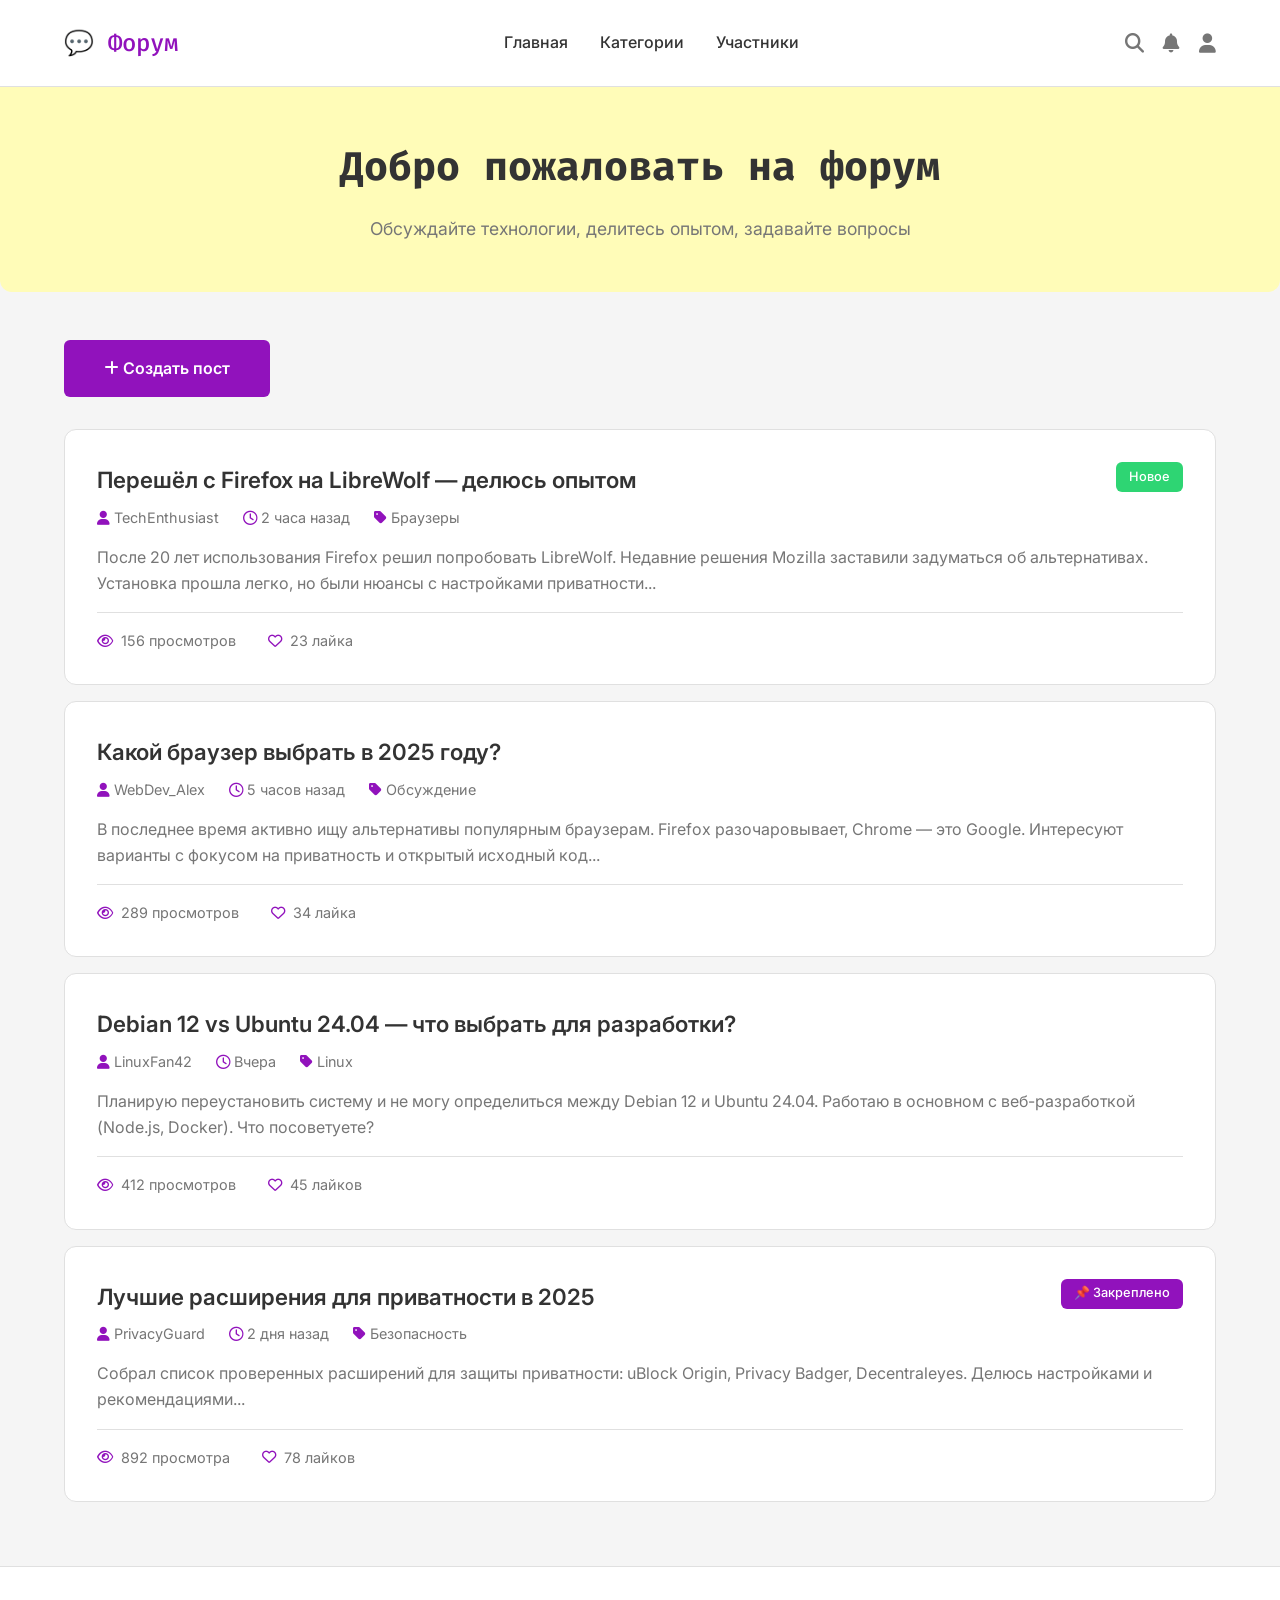
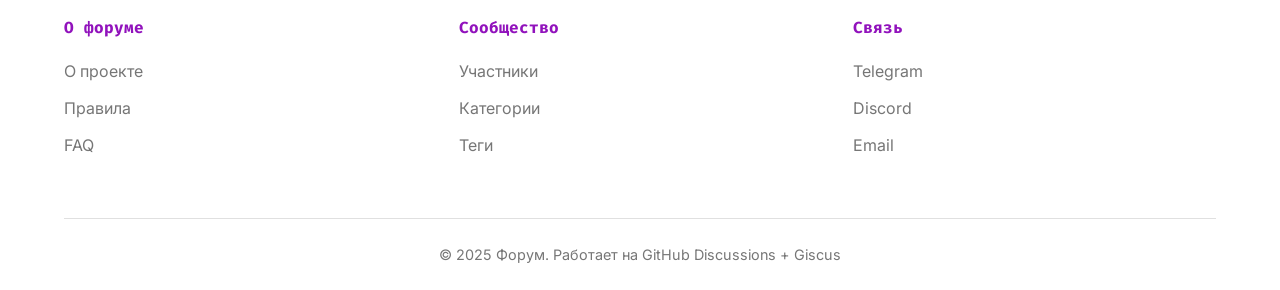
<file: index.html>
<!doctype html><html lang=ru><meta charset=UTF-8><meta name=viewport content="width=device-width,initial-scale=1"><title>Форум - Главная</title><link rel=stylesheet href=src/css/style.css><link rel=stylesheet href=https://cdnjs.cloudflare.com/ajax/libs/font-awesome/6.4.0/css/all.min.css><link href="https://fonts.googleapis.com/css2?family=Inter:wght@400;500;600;700&family=Fira+Code:wght@400;500;600&display=swap" rel=stylesheet><header><div class=container><div class=header-content><div class=logo>💬 Форум</div><nav><ul><li><a href=index.html>Главная</a><li><a href=#>Категории</a><li><a href=#>Участники</a></ul></nav><div class=header-actions><i class="fas fa-search"></i>
<i class="fas fa-bell"></i>
<i class="fas fa-user"></i></div></div></div></header><div class=page-title><div class=container><h1>Добро пожаловать на форум</h1><p>Обсуждайте технологии, делитесь опытом, задавайте вопросы</div></div><main class=container><div class=forum-actions><a href=# class=create-post-btn><i class="fas fa-plus"></i> Создать пост</a></div><div class=posts-list><a href=post1.html class=post-card><div class=post-header><div class=post-title-section><h2 class=post-title>Перешёл с Firefox на LibreWolf — делюсь опытом</h2><div class=post-meta><span><i class="fas fa-user"></i> TechEnthusiast</span>
<span><i class="far fa-clock"></i> 2 часа назад</span>
<span><i class="fas fa-tag"></i> Браузеры</span></div></div><span class="post-badge new">Новое</span></div><p class=post-excerpt>После 20 лет использования Firefox решил попробовать LibreWolf. Недавние решения Mozilla заставили задуматься об альтернативах. Установка прошла легко, но были нюансы с настройками приватности...<div class=post-stats><span class=stat><i class="far fa-eye"></i> 156 просмотров</span>
<span class=stat><i class="far fa-heart"></i> 23 лайка</span></div></a><a href=post2.html class=post-card><div class=post-header><div class=post-title-section><h2 class=post-title>Какой браузер выбрать в 2025 году?</h2><div class=post-meta><span><i class="fas fa-user"></i> WebDev_Alex</span>
<span><i class="far fa-clock"></i> 5 часов назад</span>
<span><i class="fas fa-tag"></i> Обсуждение</span></div></div></div><p class=post-excerpt>В последнее время активно ищу альтернативы популярным браузерам. Firefox разочаровывает, Chrome — это Google. Интересуют варианты с фокусом на приватность и открытый исходный код...<div class=post-stats><span class=stat><i class="far fa-eye"></i> 289 просмотров</span>
<span class=stat><i class="far fa-heart"></i> 34 лайка</span></div></a><a href=# class=post-card><div class=post-header><div class=post-title-section><h2 class=post-title>Debian 12 vs Ubuntu 24.04 — что выбрать для разработки?</h2><div class=post-meta><span><i class="fas fa-user"></i> LinuxFan42</span>
<span><i class="far fa-clock"></i> Вчера</span>
<span><i class="fas fa-tag"></i> Linux</span></div></div></div><p class=post-excerpt>Планирую переустановить систему и не могу определиться между Debian 12 и Ubuntu 24.04. Работаю в основном с веб-разработкой (Node.js, Docker). Что посоветуете?<div class=post-stats><span class=stat><i class="far fa-eye"></i> 412 просмотров</span>
<span class=stat><i class="far fa-heart"></i> 45 лайков</span></div></a><a href=# class=post-card><div class=post-header><div class=post-title-section><h2 class=post-title>Лучшие расширения для приватности в 2025</h2><div class=post-meta><span><i class="fas fa-user"></i> PrivacyGuard</span>
<span><i class="far fa-clock"></i> 2 дня назад</span>
<span><i class="fas fa-tag"></i> Безопасность</span></div></div><span class=post-badge>📌 Закреплено</span></div><p class=post-excerpt>Собрал список проверенных расширений для защиты приватности: uBlock Origin, Privacy Badger, Decentraleyes. Делюсь настройками и рекомендациями...<div class=post-stats><span class=stat><i class="far fa-eye"></i> 892 просмотра</span>
<span class=stat><i class="far fa-heart"></i> 78 лайков</span></div></a></div></main><footer><div class=container><div class=footer-content><div class=footer-column><h4>О форуме</h4><ul><li><a href=#>О проекте</a><li><a href=#>Правила</a><li><a href=#>FAQ</a></ul></div><div class=footer-column><h4>Сообщество</h4><ul><li><a href=#>Участники</a><li><a href=#>Категории</a><li><a href=#>Теги</a></ul></div><div class=footer-column><h4>Связь</h4><ul><li><a href=#>Telegram</a><li><a href=#>Discord</a><li><a href=#>Email</a></ul></div></div><div class=copyright>© 2025 Форум. Работает на GitHub Discussions + Giscus</div></div></footer>
</file>
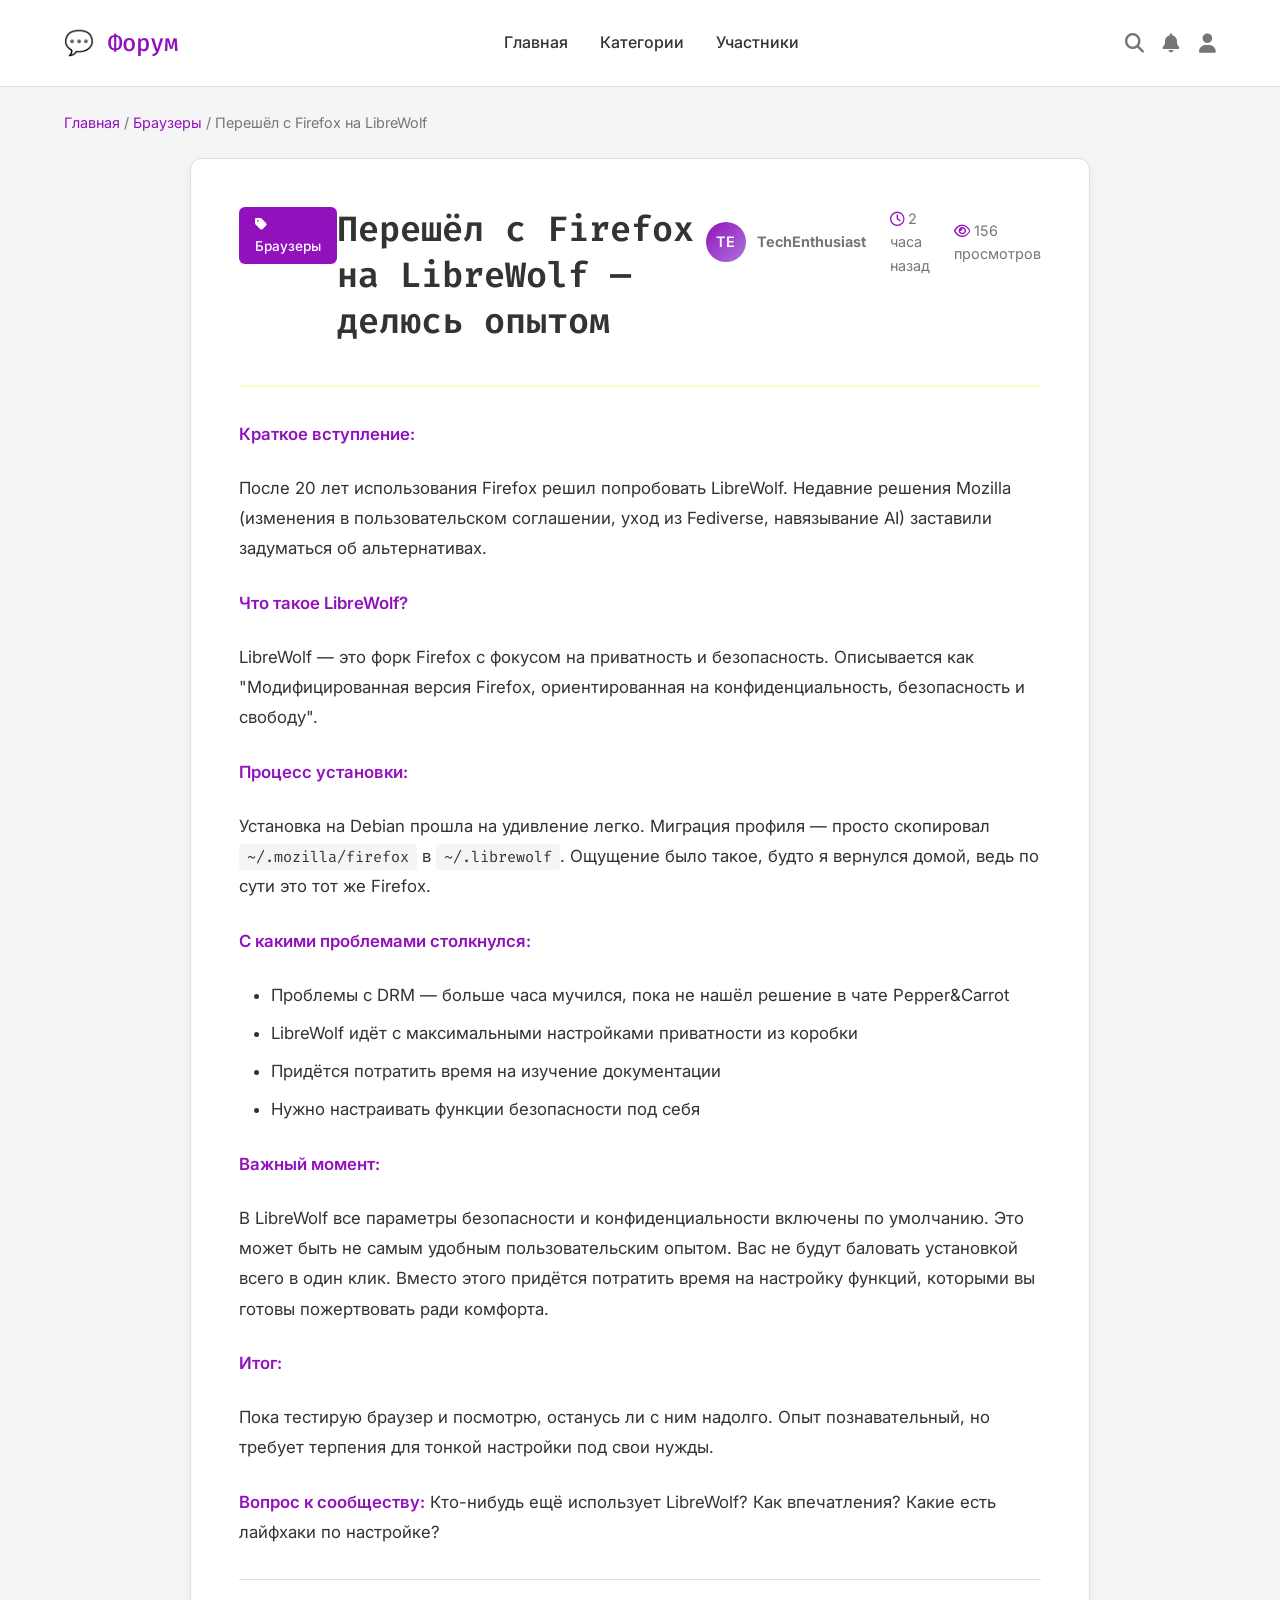
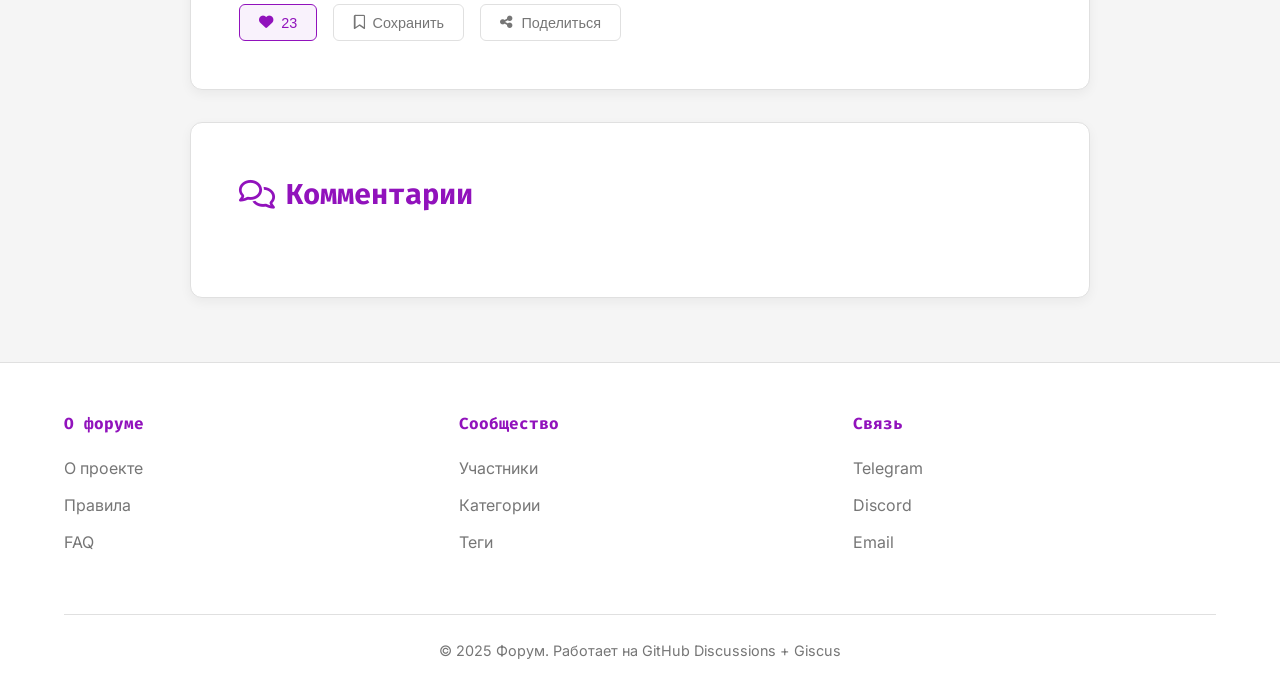
<file: post1.html>
<!doctype html><html lang=ru><meta charset=UTF-8><meta name=viewport content="width=device-width,initial-scale=1"><title>Перешёл с Firefox на LibreWolf — делюсь опытом</title><link rel=stylesheet href=src/css/style.css><link rel=stylesheet href=https://cdnjs.cloudflare.com/ajax/libs/font-awesome/6.4.0/css/all.min.css><link href="https://fonts.googleapis.com/css2?family=Inter:wght@400;500;600;700&family=Fira+Code:wght@400;500;600&display=swap" rel=stylesheet><header><div class=container><div class=header-content><div class=logo>💬 Форум</div><nav><ul><li><a href=index.html>Главная</a><li><a href=#>Категории</a><li><a href=#>Участники</a></ul></nav><div class=header-actions><i class="fas fa-search"></i>
<i class="fas fa-bell"></i>
<i class="fas fa-user"></i></div></div></div></header><div class=container><div class=breadcrumbs><a href=index.html>Главная</a> / <a href=#>Браузеры</a> / Перешёл с Firefox на LibreWolf</div></div><main class=container><div class=post-container><article class=post-content><div class=post-header><span class=post-category><i class="fas fa-tag"></i> Браузеры</span><h1 class=post-title>Перешёл с Firefox на LibreWolf — делюсь опытом</h1><div class=post-meta><div class=author-info><div class=author-avatar>TE</div><strong>TechEnthusiast</strong></div><span><i class="far fa-clock"></i> 2 часа назад</span>
<span><i class="far fa-eye"></i> 156 просмотров</span></div></div><div class=post-body><p><strong>Краткое вступление:</strong><p>После 20 лет использования Firefox решил попробовать LibreWolf. Недавние решения Mozilla (изменения в пользовательском соглашении, уход из Fediverse, навязывание AI) заставили задуматься об альтернативах.<p><strong>Что такое LibreWolf?</strong><p>LibreWolf — это форк Firefox с фокусом на приватность и безопасность. Описывается как "Модифицированная версия Firefox, ориентированная на конфиденциальность, безопасность и свободу".<p><strong>Процесс установки:</strong><p>Установка на Debian прошла на удивление легко. Миграция профиля — просто скопировал <code>~/.mozilla/firefox</code> в <code>~/.librewolf</code>. Ощущение было такое, будто я вернулся домой, ведь по сути это тот же Firefox.<p><strong>С какими проблемами столкнулся:</strong><ul><li>Проблемы с DRM — больше часа мучился, пока не нашёл решение в чате Pepper&Carrot<li>LibreWolf идёт с максимальными настройками приватности из коробки<li>Придётся потратить время на изучение документации<li>Нужно настраивать функции безопасности под себя</ul><p><strong>Важный момент:</strong><p>В LibreWolf все параметры безопасности и конфиденциальности включены по умолчанию. Это может быть не самым удобным пользовательским опытом. Вас не будут баловать установкой всего в один клик. Вместо этого придётся потратить время на настройку функций, которыми вы готовы пожертвовать ради комфорта.<p><strong>Итог:</strong><p>Пока тестирую браузер и посмотрю, останусь ли с ним надолго. Опыт познавательный, но требует терпения для тонкой настройки под свои нужды.<p><strong>Вопрос к сообществу:</strong> Кто-нибудь ещё использует LibreWolf? Как впечатления? Какие есть лайфхаки по настройке?</div><div class=post-footer><div class=post-actions><button class="action-btn liked">
<i class="fas fa-heart"></i> 23
</button>
<button class=action-btn>
<i class="far fa-bookmark"></i> Сохранить
</button>
<button class=action-btn>
<i class="fas fa-share-alt"></i> Поделиться</button></div></div></article><section class=comments-section><h2 class=comments-header><i class="far fa-comments"></i> Комментарии</h2><script src=https://giscus.app/client.js data-repo=CLoudUndefined/my-forum-test data-repo-id=R_kgDOQFkw1Q data-category=Ideas data-category-id=DIC_kwDOQFkw1c4Cw2N7 data-mapping=pathname data-strict=0 data-reactions-enabled=1 data-emit-metadata=0 data-input-position=bottom data-theme=catppuccin_latte data-lang=ru crossorigin=anonymous async></script></section></div></main><footer><div class=container><div class=footer-content><div class=footer-column><h4>О форуме</h4><ul><li><a href=#>О проекте</a><li><a href=#>Правила</a><li><a href=#>FAQ</a></ul></div><div class=footer-column><h4>Сообщество</h4><ul><li><a href=#>Участники</a><li><a href=#>Категории</a><li><a href=#>Теги</a></ul></div><div class=footer-column><h4>Связь</h4><ul><li><a href=#>Telegram</a><li><a href=#>Discord</a><li><a href=#>Email</a></ul></div></div><div class=copyright>© 2025 Форум. Работает на GitHub Discussions + Giscus</div></div></footer>
</file>
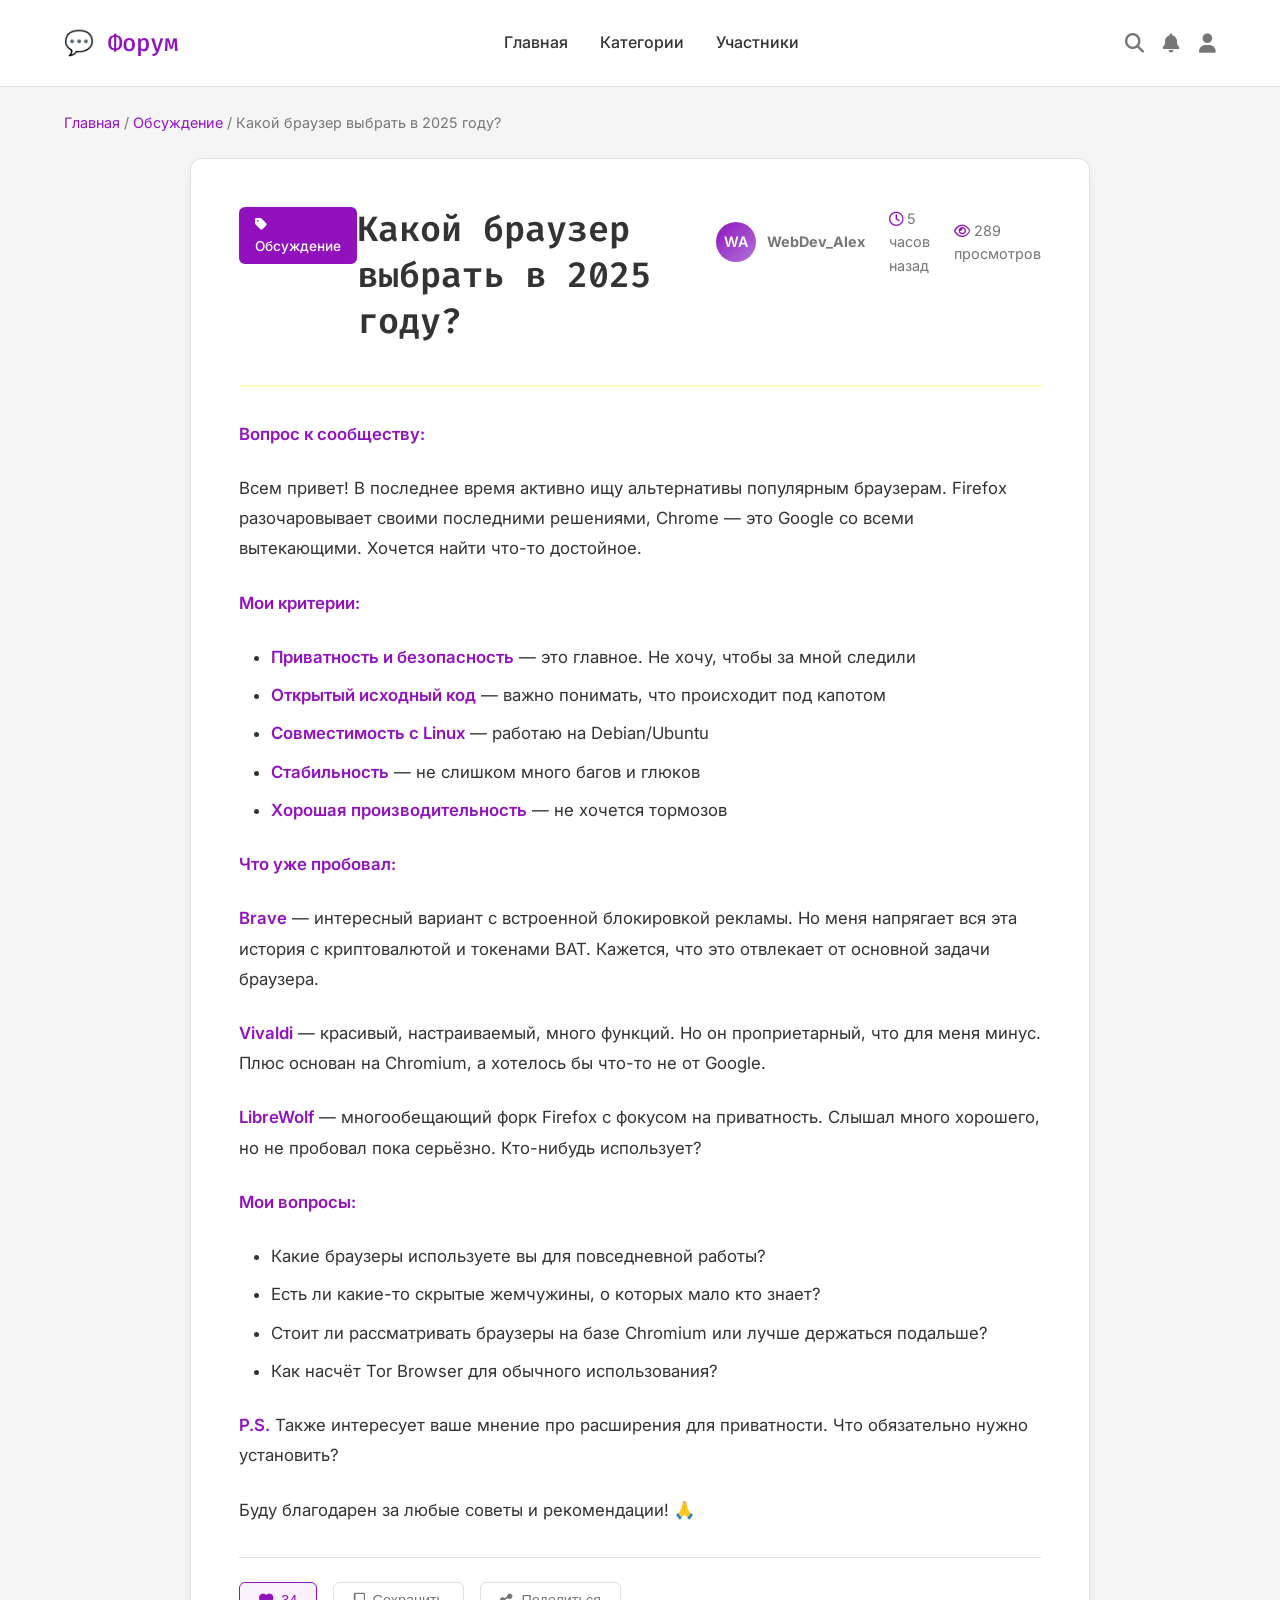
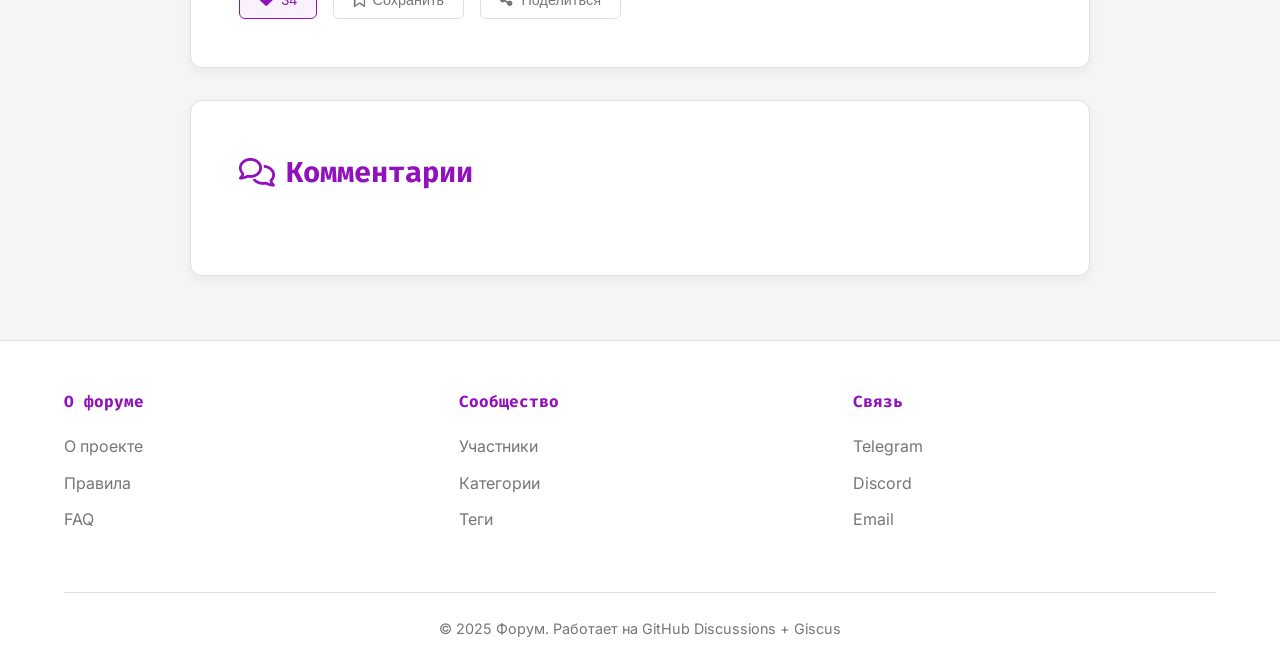
<file: post2.html>
<!doctype html><html lang=ru><meta charset=UTF-8><meta name=viewport content="width=device-width,initial-scale=1"><title>Какой браузер выбрать в 2025 году?</title><link rel=stylesheet href=src/css/style.css><link rel=stylesheet href=https://cdnjs.cloudflare.com/ajax/libs/font-awesome/6.4.0/css/all.min.css><link href="https://fonts.googleapis.com/css2?family=Inter:wght@400;500;600;700&family=Fira+Code:wght@400;500;600&display=swap" rel=stylesheet><header><div class=container><div class=header-content><div class=logo>💬 Форум</div><nav><ul><li><a href=index.html>Главная</a><li><a href=#>Категории</a><li><a href=#>Участники</a></ul></nav><div class=header-actions><i class="fas fa-search"></i>
<i class="fas fa-bell"></i>
<i class="fas fa-user"></i></div></div></div></header><div class=container><div class=breadcrumbs><a href=index.html>Главная</a> / <a href=#>Обсуждение</a> / Какой браузер выбрать в 2025 году?</div></div><main class=container><div class=post-container><article class=post-content><div class=post-header><span class=post-category><i class="fas fa-tag"></i> Обсуждение</span><h1 class=post-title>Какой браузер выбрать в 2025 году?</h1><div class=post-meta><div class=author-info><div class=author-avatar>WA</div><strong>WebDev_Alex</strong></div><span><i class="far fa-clock"></i> 5 часов назад</span>
<span><i class="far fa-eye"></i> 289 просмотров</span></div></div><div class=post-body><p><strong>Вопрос к сообществу:</strong><p>Всем привет! В последнее время активно ищу альтернативы популярным браузерам. Firefox разочаровывает своими последними решениями, Chrome — это Google со всеми вытекающими. Хочется найти что-то достойное.<p><strong>Мои критерии:</strong><ul><li><strong>Приватность и безопасность</strong> — это главное. Не хочу, чтобы за мной следили<li><strong>Открытый исходный код</strong> — важно понимать, что происходит под капотом<li><strong>Совместимость с Linux</strong> — работаю на Debian/Ubuntu<li><strong>Стабильность</strong> — не слишком много багов и глюков<li><strong>Хорошая производительность</strong> — не хочется тормозов</ul><p><strong>Что уже пробовал:</strong><p><strong>Brave</strong> — интересный вариант с встроенной блокировкой рекламы. Но меня напрягает вся эта история с криптовалютой и токенами BAT. Кажется, что это отвлекает от основной задачи браузера.<p><strong>Vivaldi</strong> — красивый, настраиваемый, много функций. Но он проприетарный, что для меня минус. Плюс основан на Chromium, а хотелось бы что-то не от Google.<p><strong>LibreWolf</strong> — многообещающий форк Firefox с фокусом на приватность. Слышал много хорошего, но не пробовал пока серьёзно. Кто-нибудь использует?<p><strong>Мои вопросы:</strong><ul><li>Какие браузеры используете вы для повседневной работы?<li>Есть ли какие-то скрытые жемчужины, о которых мало кто знает?<li>Стоит ли рассматривать браузеры на базе Chromium или лучше держаться подальше?<li>Как насчёт Tor Browser для обычного использования?</ul><p><strong>P.S.</strong> Также интересует ваше мнение про расширения для приватности. Что обязательно нужно установить?<p>Буду благодарен за любые советы и рекомендации! 🙏</div><div class=post-footer><div class=post-actions><button class="action-btn liked">
<i class="fas fa-heart"></i> 34
</button>
<button class=action-btn>
<i class="far fa-bookmark"></i> Сохранить
</button>
<button class=action-btn>
<i class="fas fa-share-alt"></i> Поделиться</button></div></div></article><section class=comments-section><h2 class=comments-header><i class="far fa-comments"></i> Комментарии</h2><script src=https://giscus.app/client.js data-repo=CLoudUndefined/my-forum-test data-repo-id=R_kgDOQFkw1Q data-category=Ideas data-category-id=DIC_kwDOQFkw1c4Cw2N7 data-mapping=pathname data-strict=0 data-reactions-enabled=1 data-emit-metadata=0 data-input-position=bottom data-theme=catppuccin_latte data-lang=ru crossorigin=anonymous async></script></section></div></main><footer><div class=container><div class=footer-content><div class=footer-column><h4>О форуме</h4><ul><li><a href=#>О проекте</a><li><a href=#>Правила</a><li><a href=#>FAQ</a></ul></div><div class=footer-column><h4>Сообщество</h4><ul><li><a href=#>Участники</a><li><a href=#>Категории</a><li><a href=#>Теги</a></ul></div><div class=footer-column><h4>Связь</h4><ul><li><a href=#>Telegram</a><li><a href=#>Discord</a><li><a href=#>Email</a></ul></div></div><div class=copyright>© 2025 Форум. Работает на GitHub Discussions + Giscus</div></div></footer>
</file>
